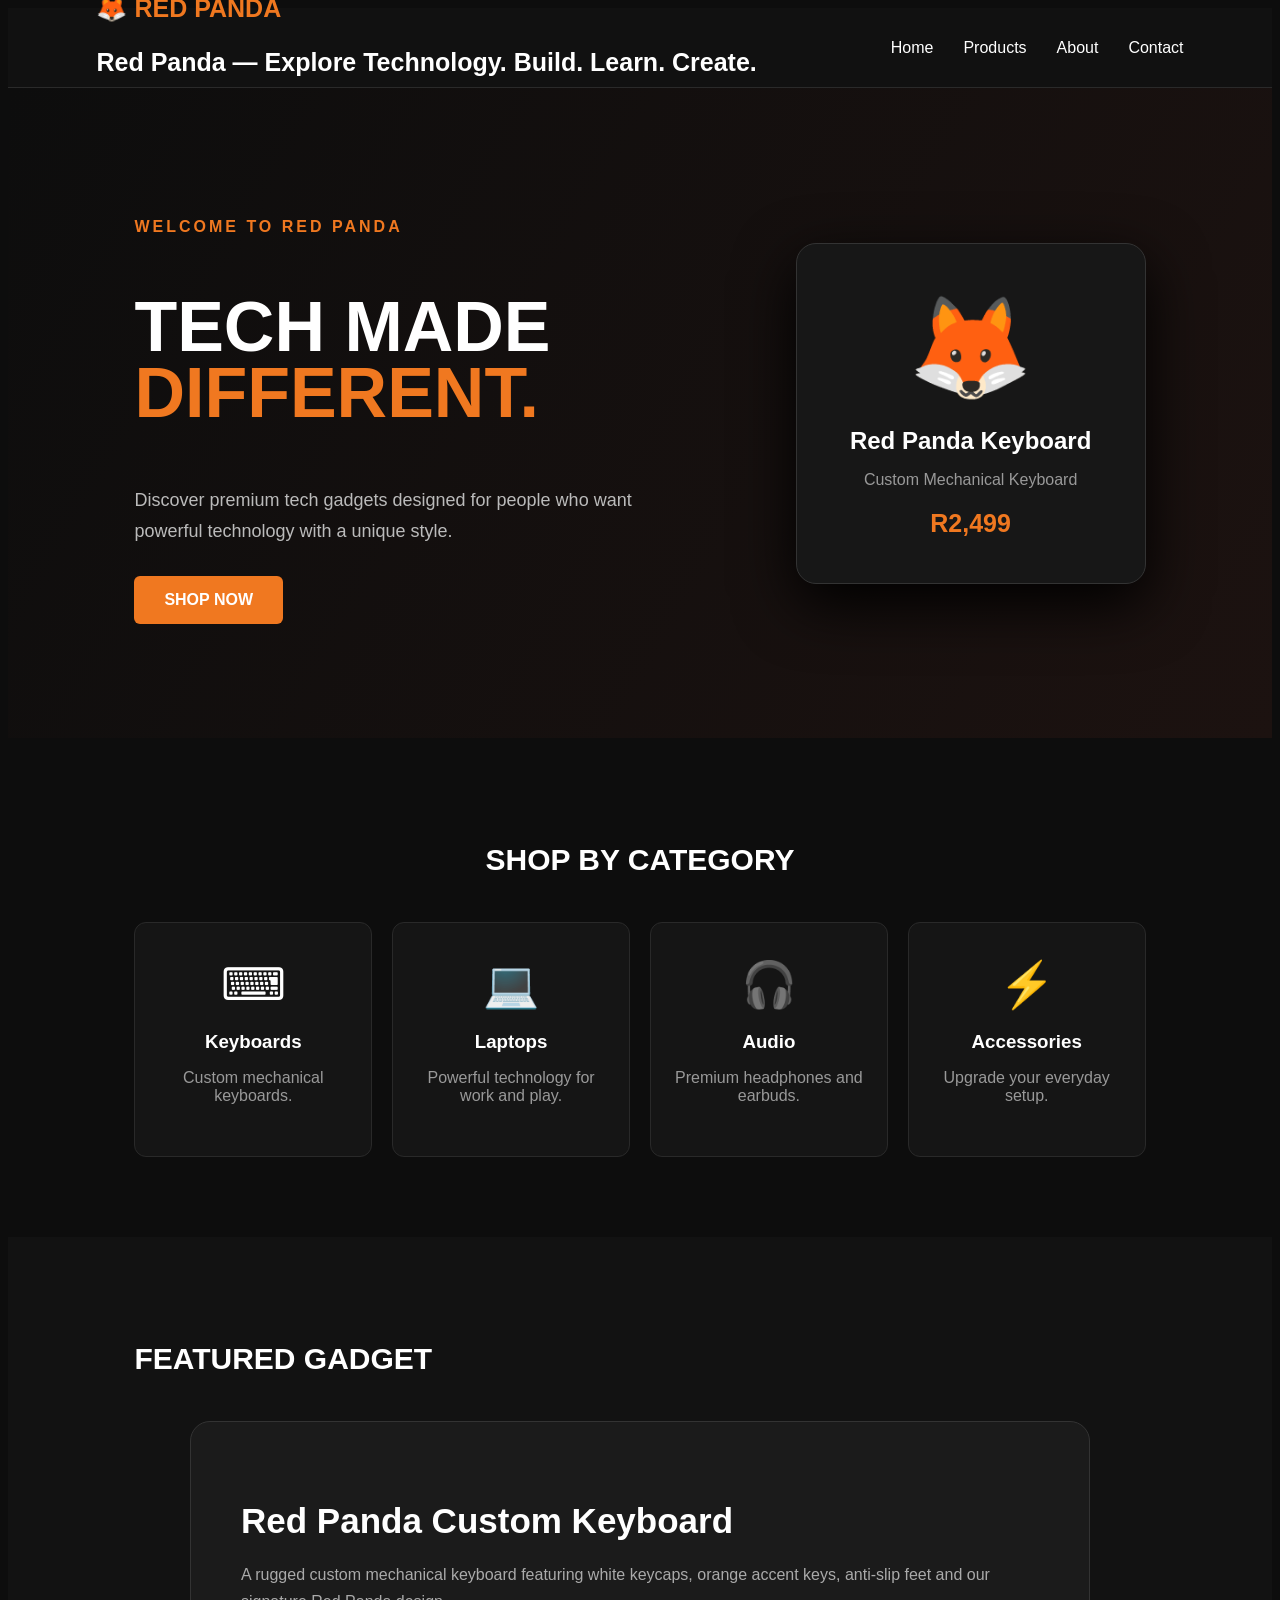
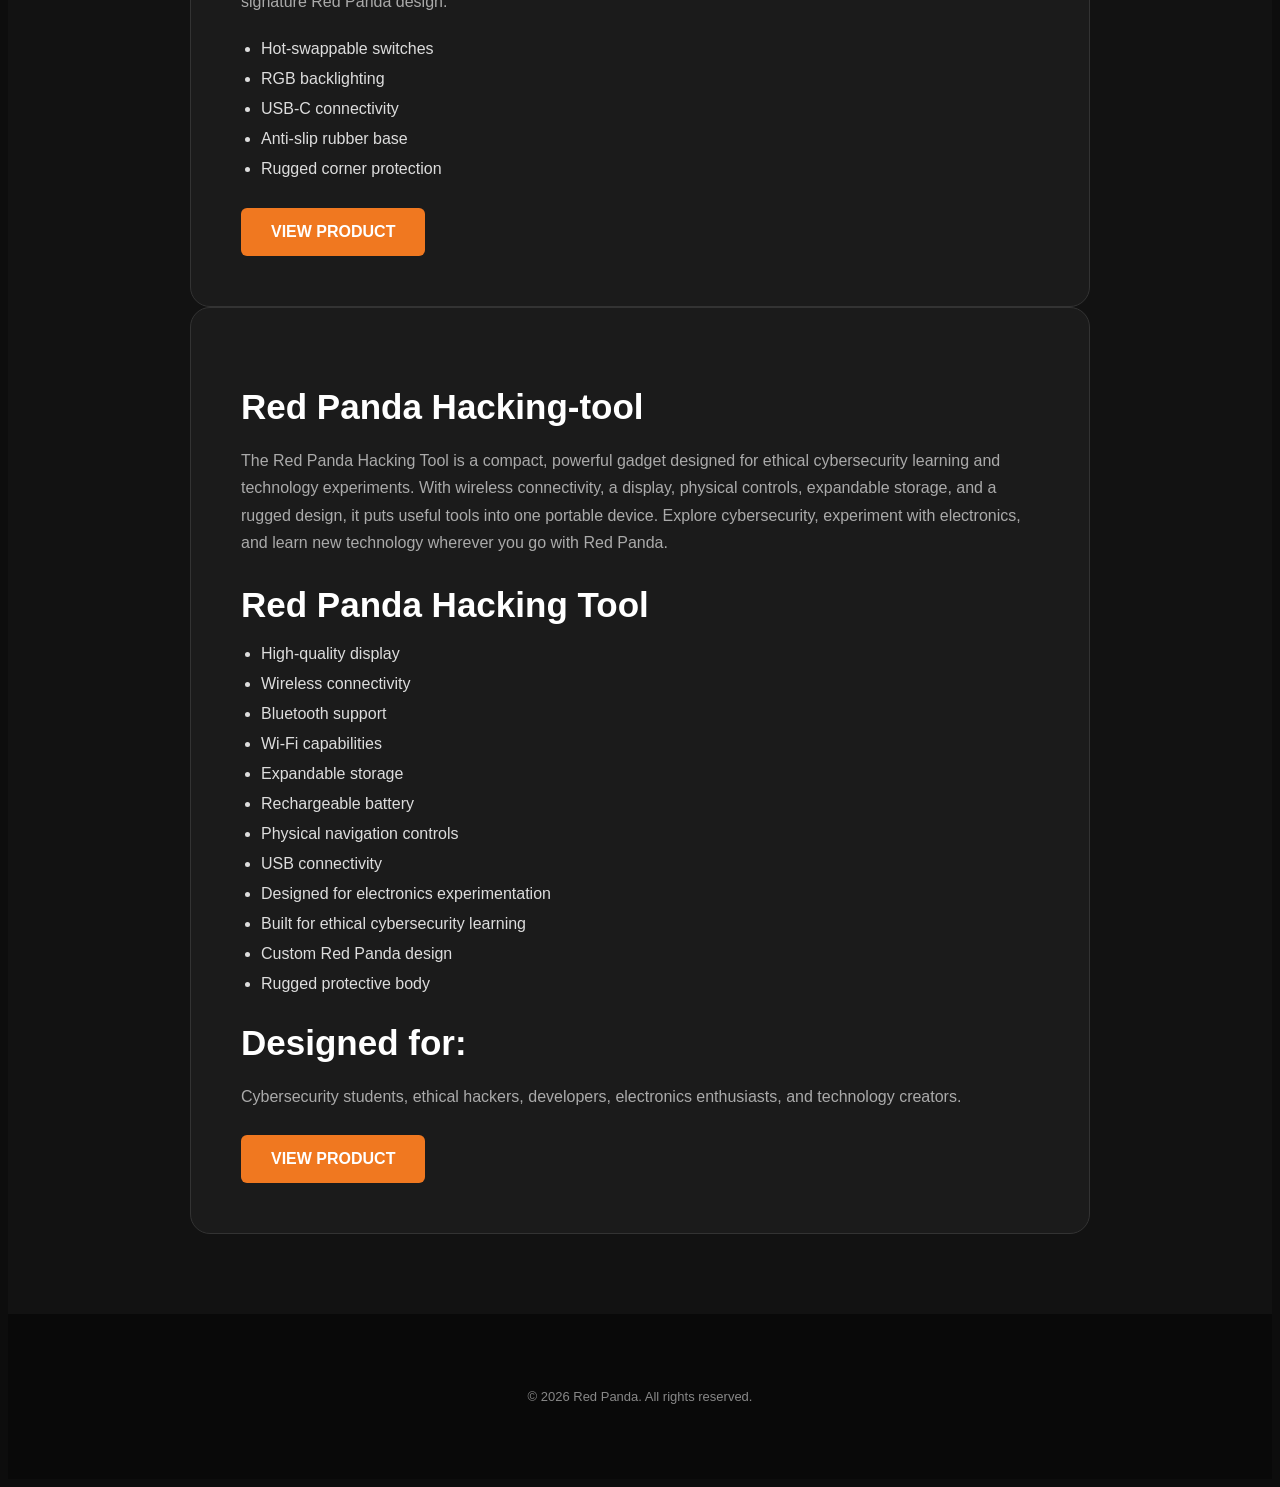
<file: index.html>
<!DOCTYPE html>
<html lang="en">
<head>
    <meta charset="UTF-8">
    <meta name="viewport" content="width=device-width, initial-scale=1.0">
    <title>Red Panda | Tech Gadgets</title>
    <link rel="stylesheet" href="styles.css">
</head>

<body>

<header>
    <div class="logo">
        🦊 <span>RED PANDA</span>
        <p>Red Panda — Explore Technology. Build. Learn. Create.</p>
    </div>

    <nav>
        <a href="index.html">Home</a>
        <a href="products.html">Products</a>
        <a href="about.html">About</a>
        <a href="contact.html">Contact</a>
    </nav>
</header>

<section class="hero">

    <div class="hero-text">
        <p class="small-title">WELCOME TO RED PANDA</p>

        <h1>
            TECH MADE<br>
            <span>DIFFERENT.</span>
        </h1>

        <p>
            Discover premium tech gadgets designed for people
            who want powerful technology with a unique style.
        </p>

        <a href="products.html" class="button">SHOP NOW</a>
    </div>

    <div class="hero-product">
        <div class="product-card">
            <div class="panda">🦊</div>
            <h2>Red Panda Keyboard</h2>
            <p>Custom Mechanical Keyboard</p>
            <strong>R2,499</strong>
        </div>
    </div>

</section>

<section class="categories">

    <h2>SHOP BY CATEGORY</h2>

    <div class="category-container">

        <div class="category">
            <span>⌨</span>
            <h3>Keyboards</h3>
            <p>Custom mechanical keyboards.</p>
        </div>

        <div class="category">
            <span>💻</span>
            <h3>Laptops</h3>
            <p>Powerful technology for work and play.</p>
        </div>

        <div class="category">
            <span>🎧</span>
            <h3>Audio</h3>
            <p>Premium headphones and earbuds.</p>
        </div>

        <div class="category">
            <span>⚡</span>
            <h3>Accessories</h3>
            <p>Upgrade your everyday setup.</p>
        </div>

    </div>

</section>

<section class="featured">

    <h2>FEATURED GADGET</h2>

    <div class="featured-product">

        <div>
            <h2>Red Panda Custom Keyboard</h2>

            <p>
                A rugged custom mechanical keyboard featuring
                white keycaps, orange accent keys, anti-slip
                feet and our signature Red Panda design.
            </p>

            <ul>
                <li>Hot-swappable switches</li>
                <li>RGB backlighting</li>
                <li>USB-C connectivity</li>
                <li>Anti-slip rubber base</li>
                <li>Rugged corner protection</li>
            </ul>

            <a href="products.html" class="button">VIEW PRODUCT</a>
        </div>

    </div>

    <div class="featured-product">

        <div>
            <h2>Red Panda Hacking-tool</h2>

            <p>
               The Red Panda Hacking Tool is a compact, powerful gadget designed for ethical cybersecurity learning and technology experiments.
With wireless connectivity, a display, physical controls, expandable storage, and a rugged design, it puts useful tools into one portable device.
Explore cybersecurity, experiment with electronics, and learn new technology wherever you go with Red Panda.
            </p>

           <h2> Red Panda Hacking Tool</h2>
<ul>
<li>High-quality display</li>
<li> Wireless connectivity</li>
<li>Bluetooth support</li>
<li>Wi-Fi capabilities</li>
<li>Expandable storage</li>
<li>Rechargeable battery</li>
<li>Physical navigation controls</li>
<li>USB connectivity</li>
<li>Designed for electronics experimentation</li>
<li>Built for ethical cybersecurity learning</li>
<li>Custom Red Panda design</li>
<li>Rugged protective body</li>
</ul>
<h2>Designed for:</h2>
<p>Cybersecurity students, ethical hackers, developers, electronics enthusiasts, and technology creators.</p>

            <a href="products.html" class="button">VIEW PRODUCT</a>
        </div>

</section>

<footer>

    <p class="copyright">
        © 2026 Red Panda. All rights reserved.
    </p>

</footer>

</body>
</html>
</file>
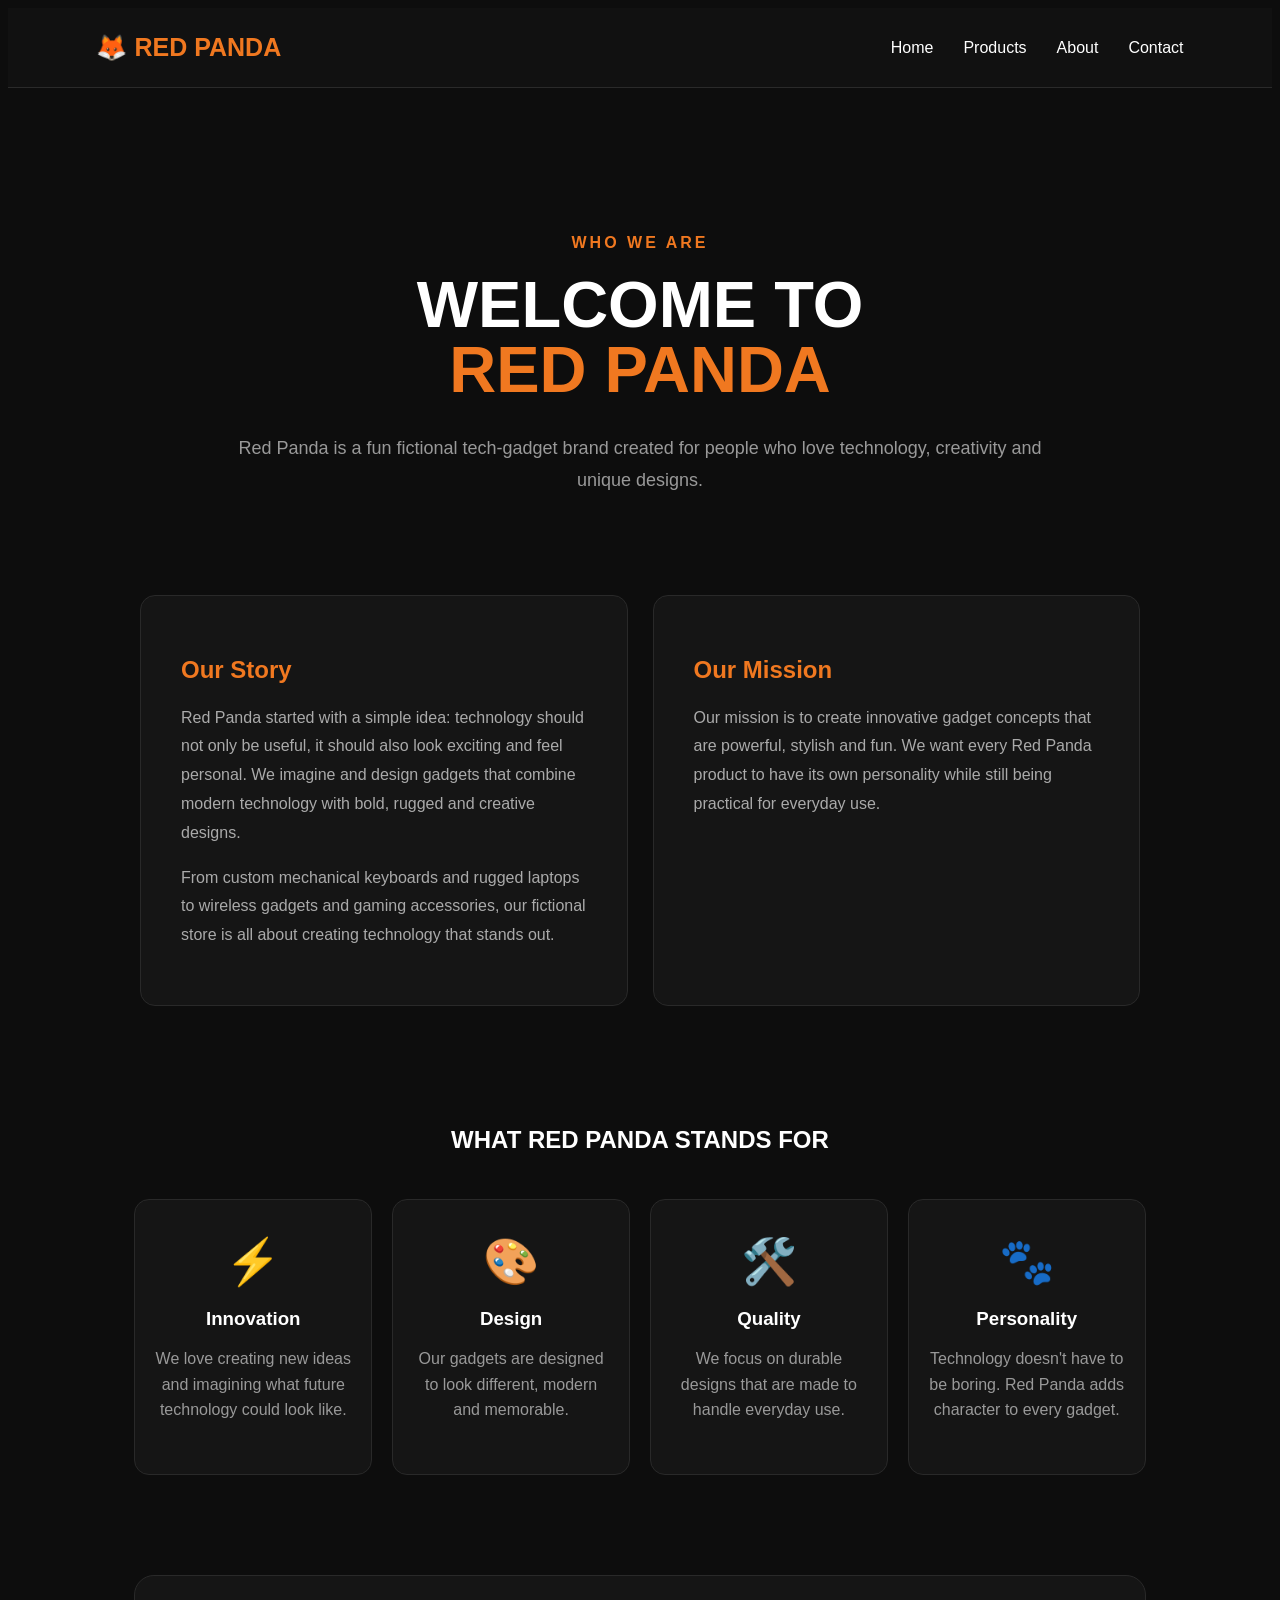
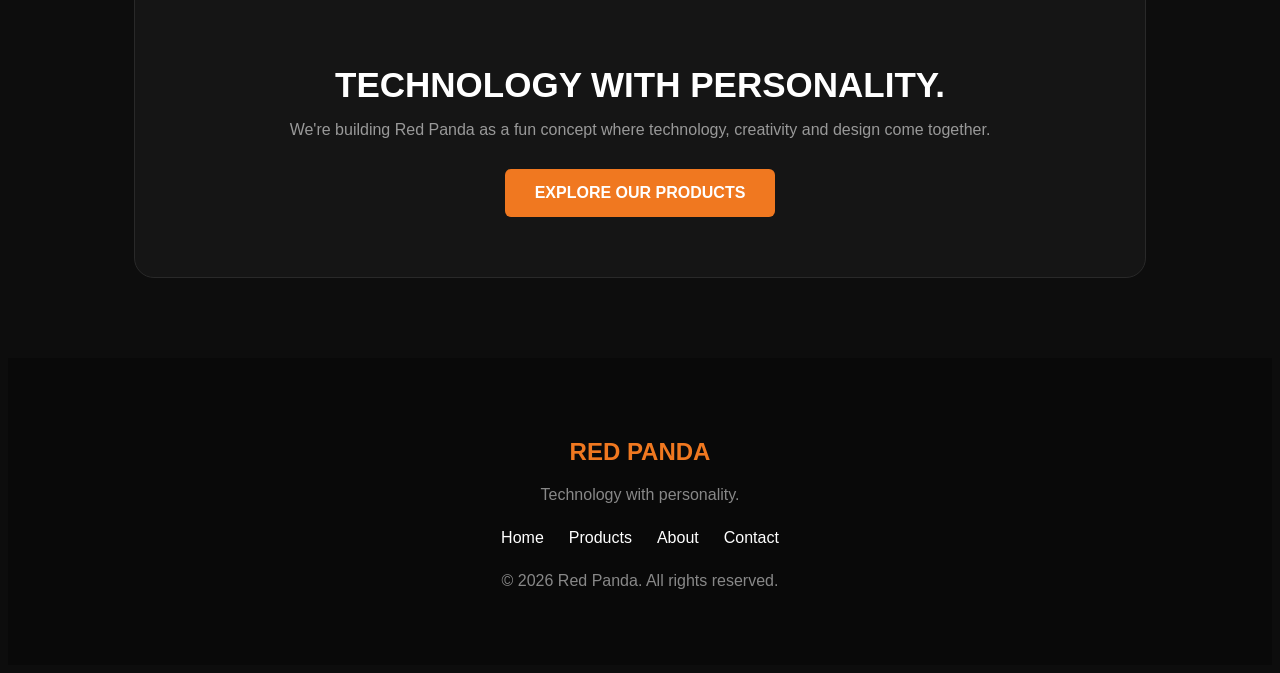
<file: about.html>
<!DOCTYPE html>
<html lang="en">
<head>
    <meta charset="UTF-8">
    <meta name="viewport" content="width=device-width, initial-scale=1.0">
    <title>About | Red Panda</title>
    <link rel="stylesheet" href="styles.css">
</head>

<body>

<header>
    <div class="logo">
        🦊 <span>RED PANDA</span>
    </div>

    <nav>
        <a href="index.html">Home</a>
        <a href="products.html">Products</a>
        <a href="about.html">About</a>
        <a href="contact.html">Contact</a>
    </nav>
</header>

<section class="about-page">

    <div class="about-hero">
        <p class="small-title">WHO WE ARE</p>

        <h1>
            WELCOME TO<br>
            <span>RED PANDA</span>
        </h1>

        <p>
            Red Panda is a fun fictional tech-gadget brand created
            for people who love technology, creativity and unique
            designs.
        </p>
    </div>

    <div class="about-content">

        <div class="about-box">
            <h2>Our Story</h2>

            <p>
                Red Panda started with a simple idea: technology
                should not only be useful, it should also look
                exciting and feel personal. We imagine and design
                gadgets that combine modern technology with bold,
                rugged and creative designs.
            </p>

            <p>
                From custom mechanical keyboards and rugged laptops
                to wireless gadgets and gaming accessories, our
                fictional store is all about creating technology
                that stands out.
            </p>
        </div>

        <div class="about-box">
            <h2>Our Mission</h2>

            <p>
                Our mission is to create innovative gadget concepts
                that are powerful, stylish and fun. We want every
                Red Panda product to have its own personality while
                still being practical for everyday use.
            </p>
        </div>

    </div>

    <div class="values">

        <h2>WHAT RED PANDA STANDS FOR</h2>

        <div class="values-grid">

            <div class="value">
                <span>⚡</span>
                <h3>Innovation</h3>
                <p>
                    We love creating new ideas and imagining what
                    future technology could look like.
                </p>
            </div>

            <div class="value">
                <span>🎨</span>
                <h3>Design</h3>
                <p>
                    Our gadgets are designed to look different,
                    modern and memorable.
                </p>
            </div>

            <div class="value">
                <span>🛠️</span>
                <h3>Quality</h3>
                <p>
                    We focus on durable designs that are made to
                    handle everyday use.
                </p>
            </div>

            <div class="value">
                <span>🐾</span>
                <h3>Personality</h3>
                <p>
                    Technology doesn't have to be boring. Red Panda
                    adds character to every gadget.
                </p>
            </div>

        </div>

    </div>

    <div class="about-ending">

        <h2>TECHNOLOGY WITH PERSONALITY.</h2>

        <p>
            We're building Red Panda as a fun concept where
            technology, creativity and design come together.
        </p>

        <a href="products.html" class="button">
            EXPLORE OUR PRODUCTS
        </a>

    </div>

</section>

<footer>

    <h2>RED PANDA</h2>

    <p>Technology with personality.</p>

    <div class="footer-links">
        <a href="index.html">Home</a>
        <a href="products.html">Products</a>
        <a href="about.html">About</a>
        <a href="contact.html">Contact</a>
    </div>

    <p>© 2026 Red Panda. All rights reserved.</p>

</footer>

</body>
</html>
</file>
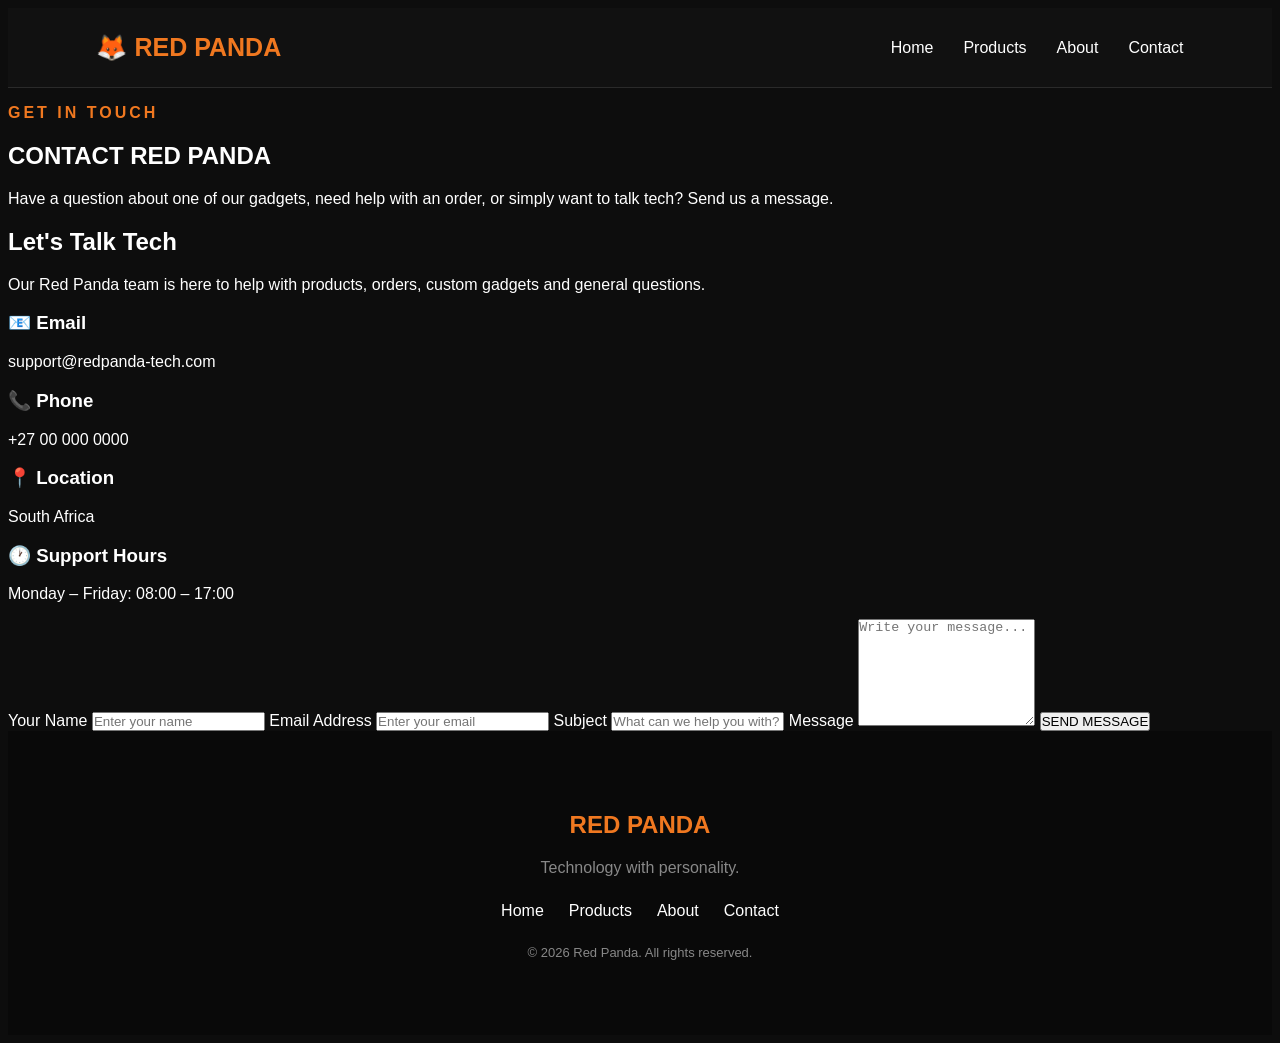
<file: contact.html>
<!DOCTYPE html>
<html lang="en">
<head>
    <meta charset="UTF-8">
    <meta name="viewport" content="width=device-width, initial-scale=1.0">
    <title>Contact | Red Panda</title>
    <link rel="stylesheet" href="styles.css">
</head>

<body>

<header>
    <div class="logo">
        🦊 <span>RED PANDA</span>
    </div>

    <nav>
        <a href="index.html">Home</a>
        <a href="products.html">Products</a>
        <a href="about.html">About</a>
        <a href="contact.html">Contact</a>
    </nav>
</header>

<section class="contact-page">
    <div class="contact-intro">
        <p class="small-title">GET IN TOUCH</p>

        <h1>CONTACT <span>RED PANDA</span></h1>

        <p>
            Have a question about one of our gadgets, need help with
            an order, or simply want to talk tech? Send us a message.
        </p>
    </div>

    <div class="contact-container">

        <div class="contact-info">

            <h2>Let's Talk Tech</h2>

            <p>
                Our Red Panda team is here to help with products,
                orders, custom gadgets and general questions.
            </p>

            <div class="contact-item">
                <h3>📧 Email</h3>
                <p>support@redpanda-tech.com</p>
            </div>

            <div class="contact-item">
                <h3>📞 Phone</h3>
                <p>+27 00 000 0000</p>
            </div>

            <div class="contact-item">
                <h3>📍 Location</h3>
                <p>South Africa</p>
            </div>

            <div class="contact-item">
                <h3>🕐 Support Hours</h3>
                <p>Monday – Friday: 08:00 – 17:00</p>
            </div>

        </div>

        <form class="contact-form">

            <label for="name">Your Name</label>
            <input
                type="text"
                id="name"
                placeholder="Enter your name"
                required
            >

            <label for="email">Email Address</label>
            <input
                type="email"
                id="email"
                placeholder="Enter your email"
                required
            >

            <label for="subject">Subject</label>
            <input
                type="text"
                id="subject"
                placeholder="What can we help you with?"
                required
            >

            <label for="message">Message</label>
            <textarea
                id="message"
                rows="7"
                placeholder="Write your message..."
                required
            ></textarea>

            <button type="submit">SEND MESSAGE</button>

        </form>

    </div>

</section>

<footer>

    <h2>RED PANDA</h2>

    <p>Technology with personality.</p>

    <div class="footer-links">
        <a href="index.html">Home</a>
        <a href="products.html">Products</a>
        <a href="about.html">About</a>
        <a href="contact.html">Contact</a>
    </div>

    <p class="copyright">
        © 2026 Red Panda. All rights reserved.
    </p>

</footer>

</body>
</html>
</file>
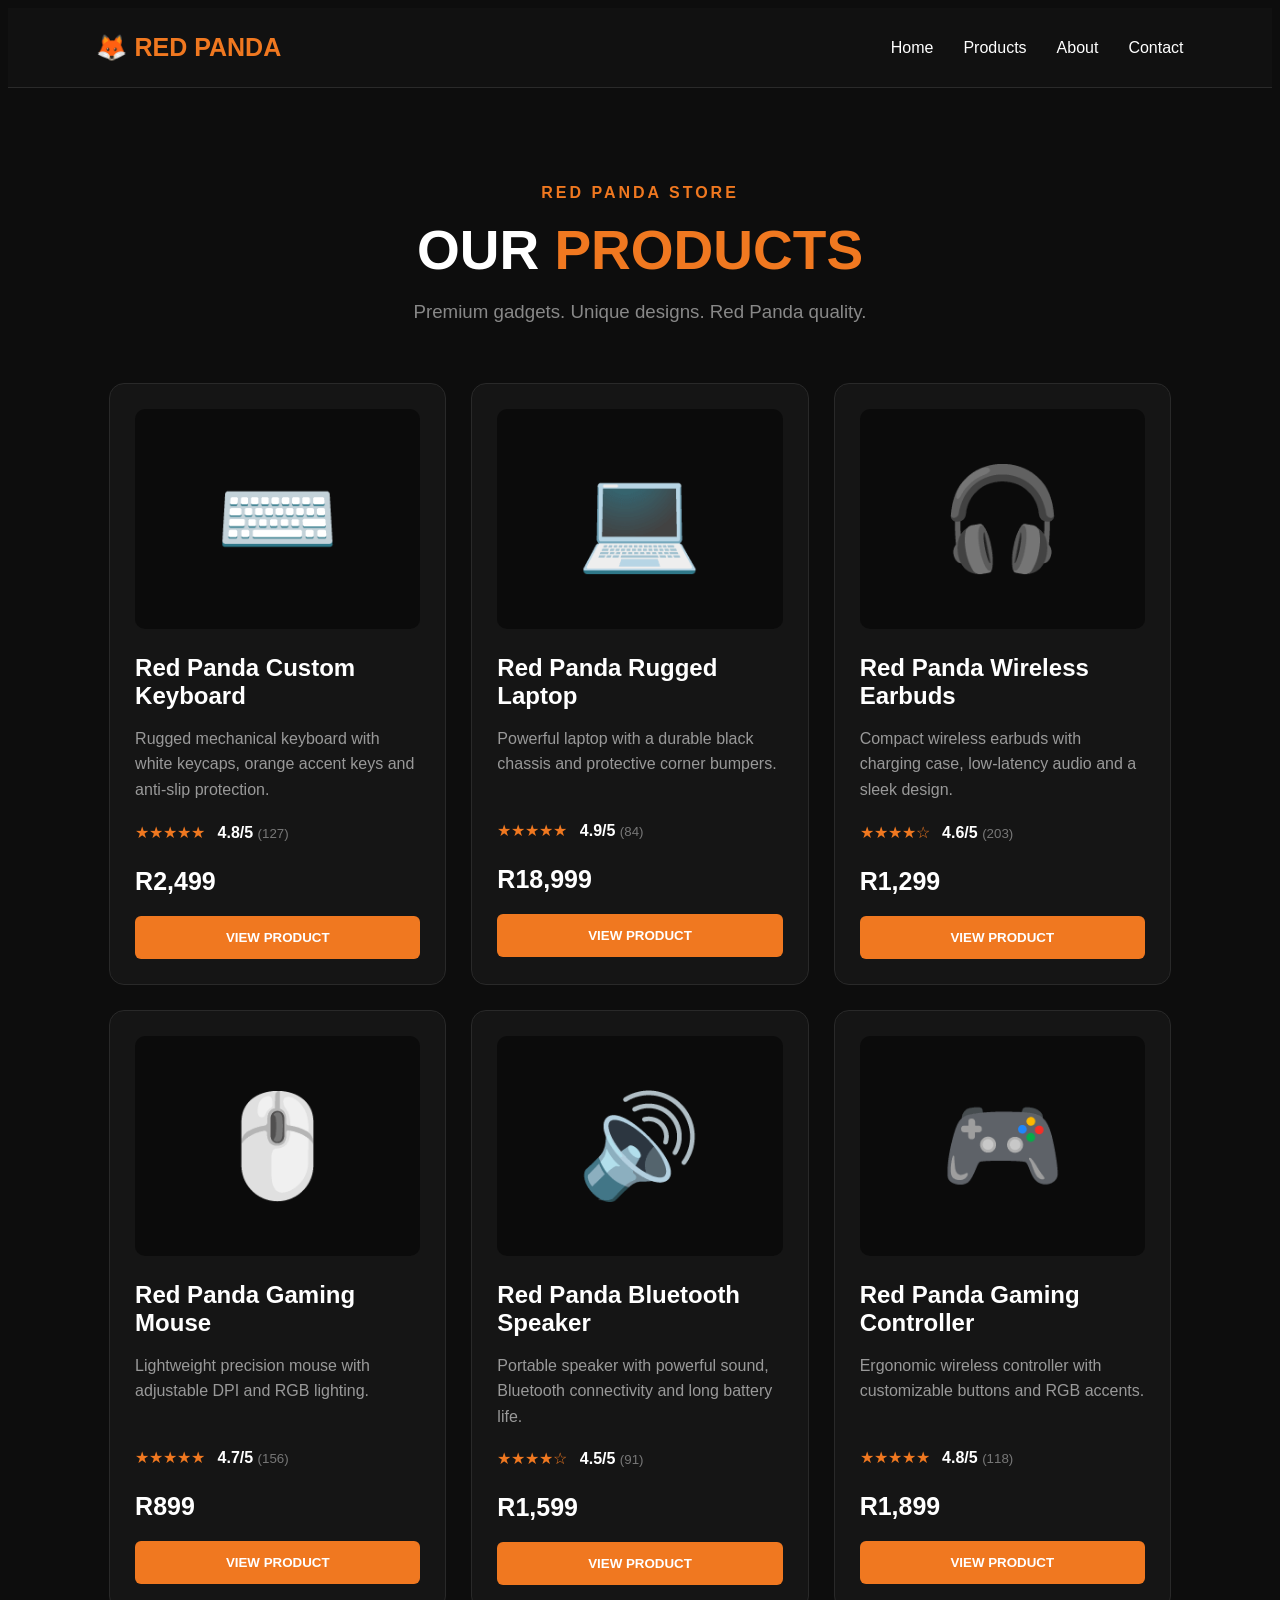
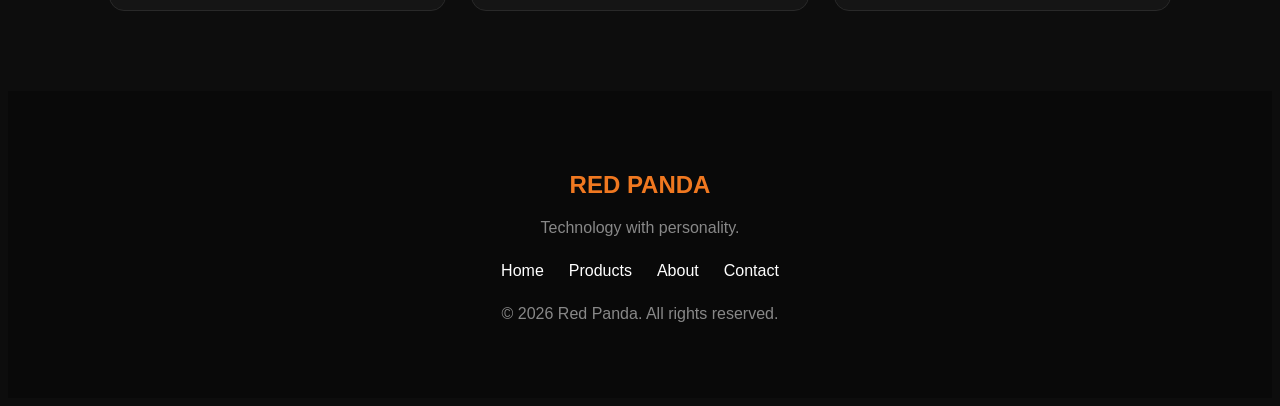
<file: products.html>
<!DOCTYPE html>
<html lang="en">
<head>
    <meta charset="UTF-8">
    <meta name="viewport" content="width=device-width, initial-scale=1.0">
    <title>Products | Red Panda</title>
    <link rel="stylesheet" href="styles.css">
</head>

<body>

<header>
    <div class="logo">
        🦊 <span>RED PANDA</span>
    </div>

    <nav>
        <a href="index.html">Home</a>
        <a href="products.html">Products</a>
        <a href="about.html">About</a>
        <a href="contact.html">Contact</a>
    </nav>
</header>

<section class="products-page">

    <div class="products-title">
        <p>RED PANDA STORE</p>
        <h1>OUR <span>PRODUCTS</span></h1>
        <h3>Premium gadgets. Unique designs. Red Panda quality.</h3>
    </div>

    <div class="products-grid">

        <!-- Keyboard -->
        <div class="product">
            <div class="product-image">
                <span>⌨️</span>
            </div>

            <h2>Red Panda Custom Keyboard</h2>

            <p>
                Rugged mechanical keyboard with white keycaps,
                orange accent keys and anti-slip protection.
            </p>

            <div class="rating">
                ★★★★★ <strong>4.8/5</strong>
                <small>(127)</small>
            </div>

            <h3 class="price">R2,499</h3>

            <button>VIEW PRODUCT</button>
        </div>


        <!-- Laptop -->
        <div class="product">
            <div class="product-image">
                <span>💻</span>
            </div>

            <h2>Red Panda Rugged Laptop</h2>

            <p>
                Powerful laptop with a durable black chassis
                and protective corner bumpers.
            </p>

            <div class="rating">
                ★★★★★ <strong>4.9/5</strong>
                <small>(84)</small>
            </div>

            <h3 class="price">R18,999</h3>

            <button>VIEW PRODUCT</button>
        </div>


        <!-- Earbuds -->
        <div class="product">
            <div class="product-image">
                <span>🎧</span>
            </div>

            <h2>Red Panda Wireless Earbuds</h2>

            <p>
                Compact wireless earbuds with charging case,
                low-latency audio and a sleek design.
            </p>

            <div class="rating">
                ★★★★☆ <strong>4.6/5</strong>
                <small>(203)</small>
            </div>

            <h3 class="price">R1,299</h3>

            <button>VIEW PRODUCT</button>
        </div>


        <!-- Mouse -->
        <div class="product">
            <div class="product-image">
                <span>🖱️</span>
            </div>

            <h2>Red Panda Gaming Mouse</h2>

            <p>
                Lightweight precision mouse with adjustable
                DPI and RGB lighting.
            </p>

            <div class="rating">
                ★★★★★ <strong>4.7/5</strong>
                <small>(156)</small>
            </div>

            <h3 class="price">R899</h3>

            <button>VIEW PRODUCT</button>
        </div>


        <!-- Speaker -->
        <div class="product">
            <div class="product-image">
                <span>🔊</span>
            </div>

            <h2>Red Panda Bluetooth Speaker</h2>

            <p>
                Portable speaker with powerful sound,
                Bluetooth connectivity and long battery life.
            </p>

            <div class="rating">
                ★★★★☆ <strong>4.5/5</strong>
                <small>(91)</small>
            </div>

            <h3 class="price">R1,599</h3>

            <button>VIEW PRODUCT</button>
        </div>


        <!-- Controller -->
        <div class="product">
            <div class="product-image">
                <span>🎮</span>
            </div>

            <h2>Red Panda Gaming Controller</h2>

            <p>
                Ergonomic wireless controller with customizable
                buttons and RGB accents.
            </p>

            <div class="rating">
                ★★★★★ <strong>4.8/5</strong>
                <small>(118)</small>
            </div>

            <h3 class="price">R1,899</h3>

            <button>VIEW PRODUCT</button>
        </div>

    </div>

</section>

<footer>
    <h2>RED PANDA</h2>
    <p>Technology with personality.</p>

    <div class="footer-links">
        <a href="index.html">Home</a>
        <a href="products.html">Products</a>
        <a href="about.html">About</a>
        <a href="contact.html">Contact</a>
    </div>

    <p>© 2026 Red Panda. All rights reserved.</p>
</footer>

</body>
</html>
</file>
<file: styles.css>
* {
    margin: 9;
    padding: 0;
    box-sizing: border-box;
    justify-content: center;
}

body {
    font-family: Arial, sans-serif;
    background: #0d0d0d;
    color: white;
}

header {
    height: 80px;
    display: flex;
    align-items: center;
    justify-content: space-between;
    padding: 0 7%;
    background: #111111;
    border-bottom: 1px solid #2a2a2a;
}

.logo {
    font-size: 25px;
    font-weight: bold;
}

.logo span {
    color: #f07820;
}

nav {
    display: flex;
    gap: 30px;
}

nav a {
    color: white;
    text-decoration: none;
    font-size: 16px;
}

nav a:hover {
    color: #f07820;
}

.hero {
    min-height: 650px;
    display: flex;
    align-items: center;
    justify-content: space-between;
    padding: 80px 10%;
    background: linear-gradient(120deg, #0d0d0d, #1c1210);
}

.hero-text {
    max-width: 550px;
}

.small-title {
    color: #f07820;
    font-weight: bold;
    letter-spacing: 3px;
    margin-bottom: 20px;
}

.hero h1 {
    font-size: 70px;
    line-height: 0.95;
}

.hero h1 span {
    color: #f07820;
}

.hero-text > p:not(.small-title) {
    color: #bbbbbb;
    font-size: 18px;
    line-height: 1.7;
    margin: 30px 0;
}

.button {
    display: inline-block;
    background: #f07820;
    color: white;
    text-decoration: none;
    padding: 15px 30px;
    border-radius: 6px;
    font-weight: bold;
}

.button:hover {
    background: #c9570d;
}

.product-card {
    width: 350px;
    padding: 45px;
    text-align: center;
    background: #171717;
    border: 1px solid #333;
    border-radius: 20px;
    box-shadow: 0 20px 60px #000;
}

.panda {
    font-size: 100px;
}

.product-card h2 {
    margin: 20px 0 10px;
}

.product-card p {
    color: #999;
    margin-bottom: 20px;
}

.product-card strong {
    color: #f07820;
    font-size: 25px;
}

.categories {
    padding: 80px 10%;
    text-align: center;
}

.categories h2,
.featured > h2 {
    margin-bottom: 45px;
    font-size: 30px;
}

.category-container {
    display: grid;
    grid-template-columns: repeat(4, 1fr);
    gap: 20px;
}

.category {
    padding: 35px 20px;
    background: #151515;
    border: 1px solid #292929;
    border-radius: 12px;
}

.category:hover {
    border-color: #f07820;
    transform: translateY(-5px);
    transition: 0.3s;
}

.category span {
    font-size: 45px;
}

.category h3 {
    margin: 20px 0 10px;
}

.category p {
    color: #999;
}

.featured {
    padding: 80px 10%;
    background: #121212;
}

.featured-product {
    max-width: 900px;
    margin: auto;
    padding: 50px;
    border-radius: 20px;
    background: #1b1b1b;
    border: 1px solid #333;
}

.featured-product h2 {
    font-size: 35px;
    margin-bottom: 20px;
}

.featured-product p {
    color: #aaa;
    line-height: 1.7;
    margin-bottom: 25px;
}

.featured-product li {
    margin: 12px 0;
    color: #ddd;
}

.featured-product ul {
    margin-bottom: 30px;
    padding-left: 20px;
}

footer {
    text-align: center;
    padding: 60px 20px;
    background: #090909;
}

footer h2 {
    color: #f07820;
}

footer p {
    color: #888;
    margin: 15px 0;
}

.footer-links {
    display: flex;
    justify-content: center;
    gap: 25px;
    margin: 25px 0;
}

.footer-links a {
    color: white;
    text-decoration: none;
}

.footer-links a:hover {
    color: #f07820;
}

.copyright {
    font-size: 13px;
}

@media (max-width: 800px) {

    header {
        flex-direction: column;
        height: auto;
        padding: 20px;
        gap: 20px;
    }

    nav {
        gap: 12px;
        flex-wrap: wrap;
        justify-content: center;
    }

    .hero {
        flex-direction: column;
        text-align: center;
        gap: 60px;
    }

    .hero h1 {
        font-size: 50px;
    }

    .category-container {
        grid-template-columns: 1fr 1fr;
    }
}

.products-page {
    padding: 80px 8%;
}

.products-title {
    text-align: center;
    margin-bottom: 60px;
}

.products-title p {
    color: #f07820;
    letter-spacing: 3px;
    font-weight: bold;
}

.products-title h1 {
    font-size: 55px;
    margin: 15px 0;
}

.products-title h1 span {
    color: #f07820;
}

.products-title h3 {
    color: #888;
    font-weight: normal;
}

.products-grid {
    display: grid;
    grid-template-columns: repeat(3, 1fr);
    gap: 25px;
}

.product {
    background: #151515;
    border: 1px solid #292929;
    border-radius: 15px;
    padding: 25px;
    transition: 0.3s;
}

.product:hover {
    transform: translateY(-8px);
    border-color: #f07820;
}

.product-image {
    height: 220px;
    background: #0b0b0b;
    border-radius: 10px;
    display: flex;
    justify-content: center;
    align-items: center;
    margin-bottom: 25px;
}

.product-image span {
    font-size: 100px;
}

.product h2 {
    margin-bottom: 12px;
}

.product > p {
    color: #999;
    line-height: 1.6;
    min-height: 75px;
}

.rating {
    margin: 20px 0;
    color: #f07820;
}

.rating strong {
    color: white;
    margin-left: 8px;
}

.rating small {
    color: #777;
}

.price {
    font-size: 25px;
    margin-bottom: 20px;
}

.product button {
    width: 100%;
    padding: 14px;
    border: none;
    border-radius: 6px;
    background: #f07820;
    color: white;
    font-weight: bold;
    cursor: pointer;
}

.product button:hover {
    background: #c9570d;
}

@media (max-width: 900px) {
    .products-grid {
        grid-template-columns: repeat(2, 1fr);
    }
}

@media (max-width: 600px) {
    .products-grid {
        grid-template-columns: 1fr;
    }
}


.about-page {
    padding: 80px 10%;
}

.about-hero {
    max-width: 850px;
    margin: auto;
    text-align: center;
    padding: 50px 0 80px;
}

.about-hero h1 {
    font-size: 65px;
    line-height: 1;
    margin: 20px 0 30px;
}

.about-hero h1 span {
    color: #f07820;
}

.about-hero > p:last-child {
    color: #999;
    font-size: 18px;
    line-height: 1.8;
}

.about-content {
    max-width: 1000px;
    margin: auto;
    display: grid;
    grid-template-columns: 1fr 1fr;
    gap: 25px;
}

.about-box {
    background: #151515;
    border: 1px solid #292929;
    border-radius: 15px;
    padding: 40px;
}

.about-box:hover {
    border-color: #f07820;
}

.about-box h2 {
    color: #f07820;
    margin-bottom: 20px;
}

.about-box p {
    color: #aaa;
    line-height: 1.8;
    margin-bottom: 15px;
}

.values {
    text-align: center;
    padding: 100px 0;
}

.values > h2 {
    margin-bottom: 45px;
}

.values-grid {
    display: grid;
    grid-template-columns: repeat(4, 1fr);
    gap: 20px;
}

.value {
    background: #151515;
    border: 1px solid #292929;
    border-radius: 15px;
    padding: 35px 20px;
}

.value:hover {
    transform: translateY(-5px);
    border-color: #f07820;
    transition: 0.3s;
}

.value span {
    font-size: 45px;
}

.value h3 {
    margin: 20px 0 10px;
}

.value p {
    color: #999;
    line-height: 1.6;
}

.about-ending {
    text-align: center;
    background: #151515;
    border: 1px solid #292929;
    border-radius: 20px;
    padding: 60px 20px;
}

.about-ending h2 {
    font-size: 35px;
    margin-bottom: 15px;
}

.about-ending p {
    color: #999;
    margin-bottom: 30px;
}

@media (max-width: 800px) {

    .about-content {
        grid-template-columns: 1fr;
    }

    .values-grid {
        grid-template-columns: 1fr 1fr;
    }

    .about-hero h1 {
        font-size: 45px;
    }
}

@media (max-width: 500px) {

    .values-grid {
        grid-template-columns: 1fr;
    }
}

.contact-page{
    justify-content: center;
}
</file>
